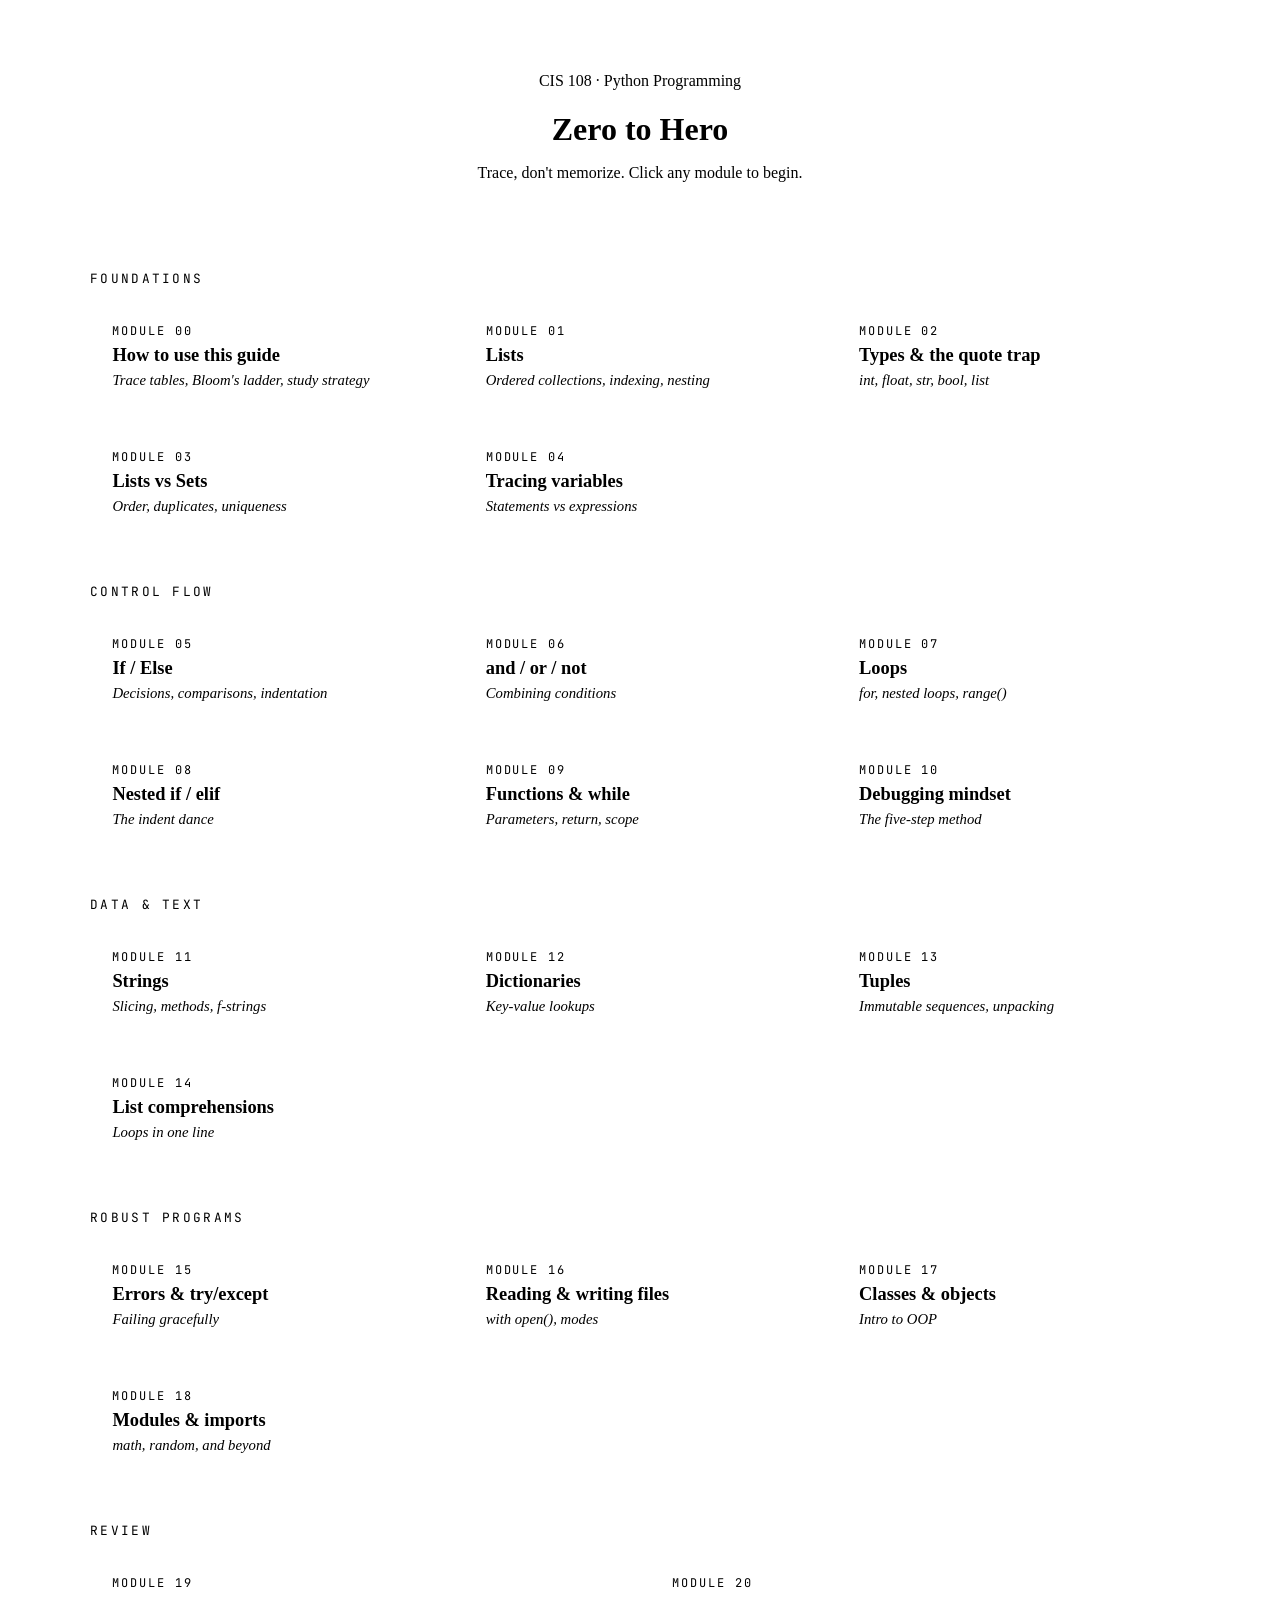
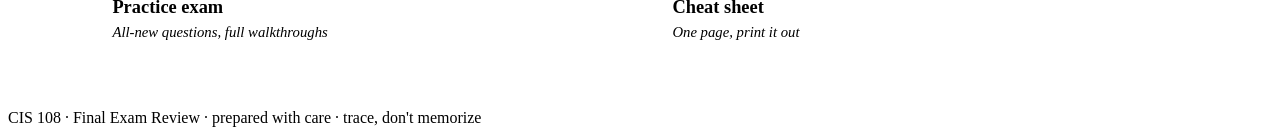
<file: index.html>
<!DOCTYPE html>
<html lang="en">
<head>
<meta charset="UTF-8">
<meta name="viewport" content="width=device-width, initial-scale=1.0">
<title>CIS 108 — Python Course Hub</title>
<link rel="preconnect" href="https://fonts.googleapis.com">
<link rel="preconnect" href="https://fonts.gstatic.com" crossorigin>
<link href="https://fonts.googleapis.com/css2?family=Fraunces:opsz,wght@9..144,400;9..144,500;9..144,600;9..144,700&family=Crimson+Pro:wght@400;500;600;700&family=JetBrains+Mono:wght@400;500;600&display=swap" rel="stylesheet">
<link rel="stylesheet" href="style.css">
</head>
<body>

<header class="contents-hero">
  <p class="eyebrow">CIS 108 · Python Programming</p>
  <h1>Zero to Hero</h1>
  <p class="subtitle">Trace, don't memorize. Click any module to begin.</p>
</header>

<p class="section-label">Foundations</p>
<div class="module-grid">
  <a class="module-card" href="module-00-welcome.html"><span class="m-num">Module 00</span><h3>How to use this guide</h3><p>Trace tables, Bloom's ladder, study strategy</p></a>
  <a class="module-card" href="module-01-lists.html"><span class="m-num">Module 01</span><h3>Lists</h3><p>Ordered collections, indexing, nesting</p></a>
  <a class="module-card" href="module-02-types.html"><span class="m-num">Module 02</span><h3>Types &amp; the quote trap</h3><p>int, float, str, bool, list</p></a>
  <a class="module-card" href="module-03-sets.html"><span class="m-num">Module 03</span><h3>Lists vs Sets</h3><p>Order, duplicates, uniqueness</p></a>
  <a class="module-card" href="module-04-tracing.html"><span class="m-num">Module 04</span><h3>Tracing variables</h3><p>Statements vs expressions</p></a>
</div>

<p class="section-label">Control Flow</p>
<div class="module-grid">
  <a class="module-card" href="module-05-ifelse.html"><span class="m-num">Module 05</span><h3>If / Else</h3><p>Decisions, comparisons, indentation</p></a>
  <a class="module-card" href="module-06-booleans.html"><span class="m-num">Module 06</span><h3>and / or / not</h3><p>Combining conditions</p></a>
  <a class="module-card" href="module-07-loops.html"><span class="m-num">Module 07</span><h3>Loops</h3><p>for, nested loops, range()</p></a>
  <a class="module-card" href="module-08-nestedif.html"><span class="m-num">Module 08</span><h3>Nested if / elif</h3><p>The indent dance</p></a>
  <a class="module-card" href="module-09-functions.html"><span class="m-num">Module 09</span><h3>Functions &amp; while</h3><p>Parameters, return, scope</p></a>
  <a class="module-card" href="module-10-debugging.html"><span class="m-num">Module 10</span><h3>Debugging mindset</h3><p>The five-step method</p></a>
</div>

<p class="section-label">Data & Text</p>
<div class="module-grid">
  <a class="module-card" href="module-11-strings.html"><span class="m-num">Module 11</span><h3>Strings</h3><p>Slicing, methods, f-strings</p></a>
  <a class="module-card" href="module-12-dicts.html"><span class="m-num">Module 12</span><h3>Dictionaries</h3><p>Key-value lookups</p></a>
  <a class="module-card" href="module-13-tuples.html"><span class="m-num">Module 13</span><h3>Tuples</h3><p>Immutable sequences, unpacking</p></a>
  <a class="module-card" href="module-14-comprehensions.html"><span class="m-num">Module 14</span><h3>List comprehensions</h3><p>Loops in one line</p></a>
</div>

<p class="section-label">Robust Programs</p>
<div class="module-grid">
  <a class="module-card" href="module-15-errors.html"><span class="m-num">Module 15</span><h3>Errors &amp; try/except</h3><p>Failing gracefully</p></a>
  <a class="module-card" href="module-16-files.html"><span class="m-num">Module 16</span><h3>Reading &amp; writing files</h3><p>with open(), modes</p></a>
  <a class="module-card" href="module-17-classes.html"><span class="m-num">Module 17</span><h3>Classes &amp; objects</h3><p>Intro to OOP</p></a>
  <a class="module-card" href="module-18-modules.html"><span class="m-num">Module 18</span><h3>Modules &amp; imports</h3><p>math, random, and beyond</p></a>
</div>

<p class="section-label">Review</p>
<div class="module-grid">
  <a class="module-card" href="practice-exam.html"><span class="m-num">Module 19</span><h3>Practice exam</h3><p>All-new questions, full walkthroughs</p></a>
  <a class="module-card" href="cheat-sheet.html"><span class="m-num">Module 20</span><h3>Cheat sheet</h3><p>One page, print it out</p></a>
</div>

<footer>
  CIS 108 · Final Exam Review · prepared with care · trace, don't memorize
</footer>

</body>
</html>
</file>
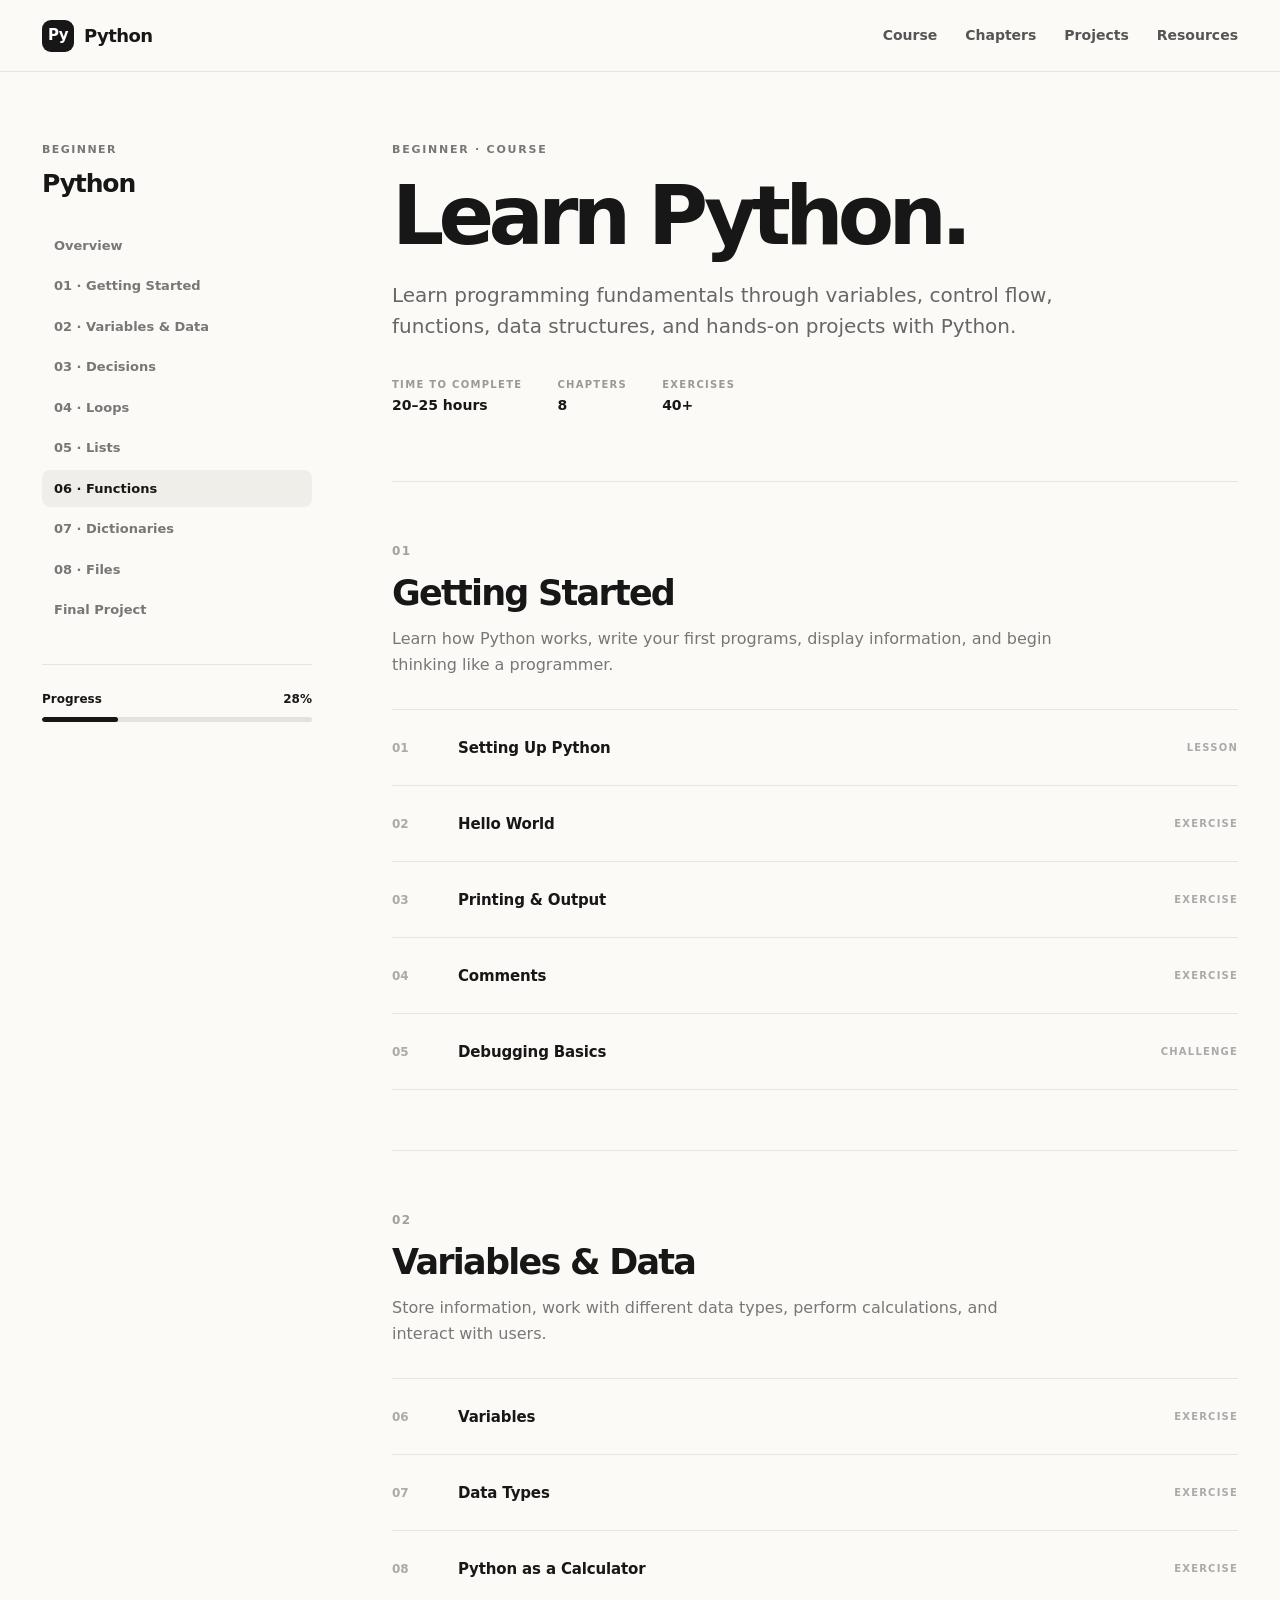
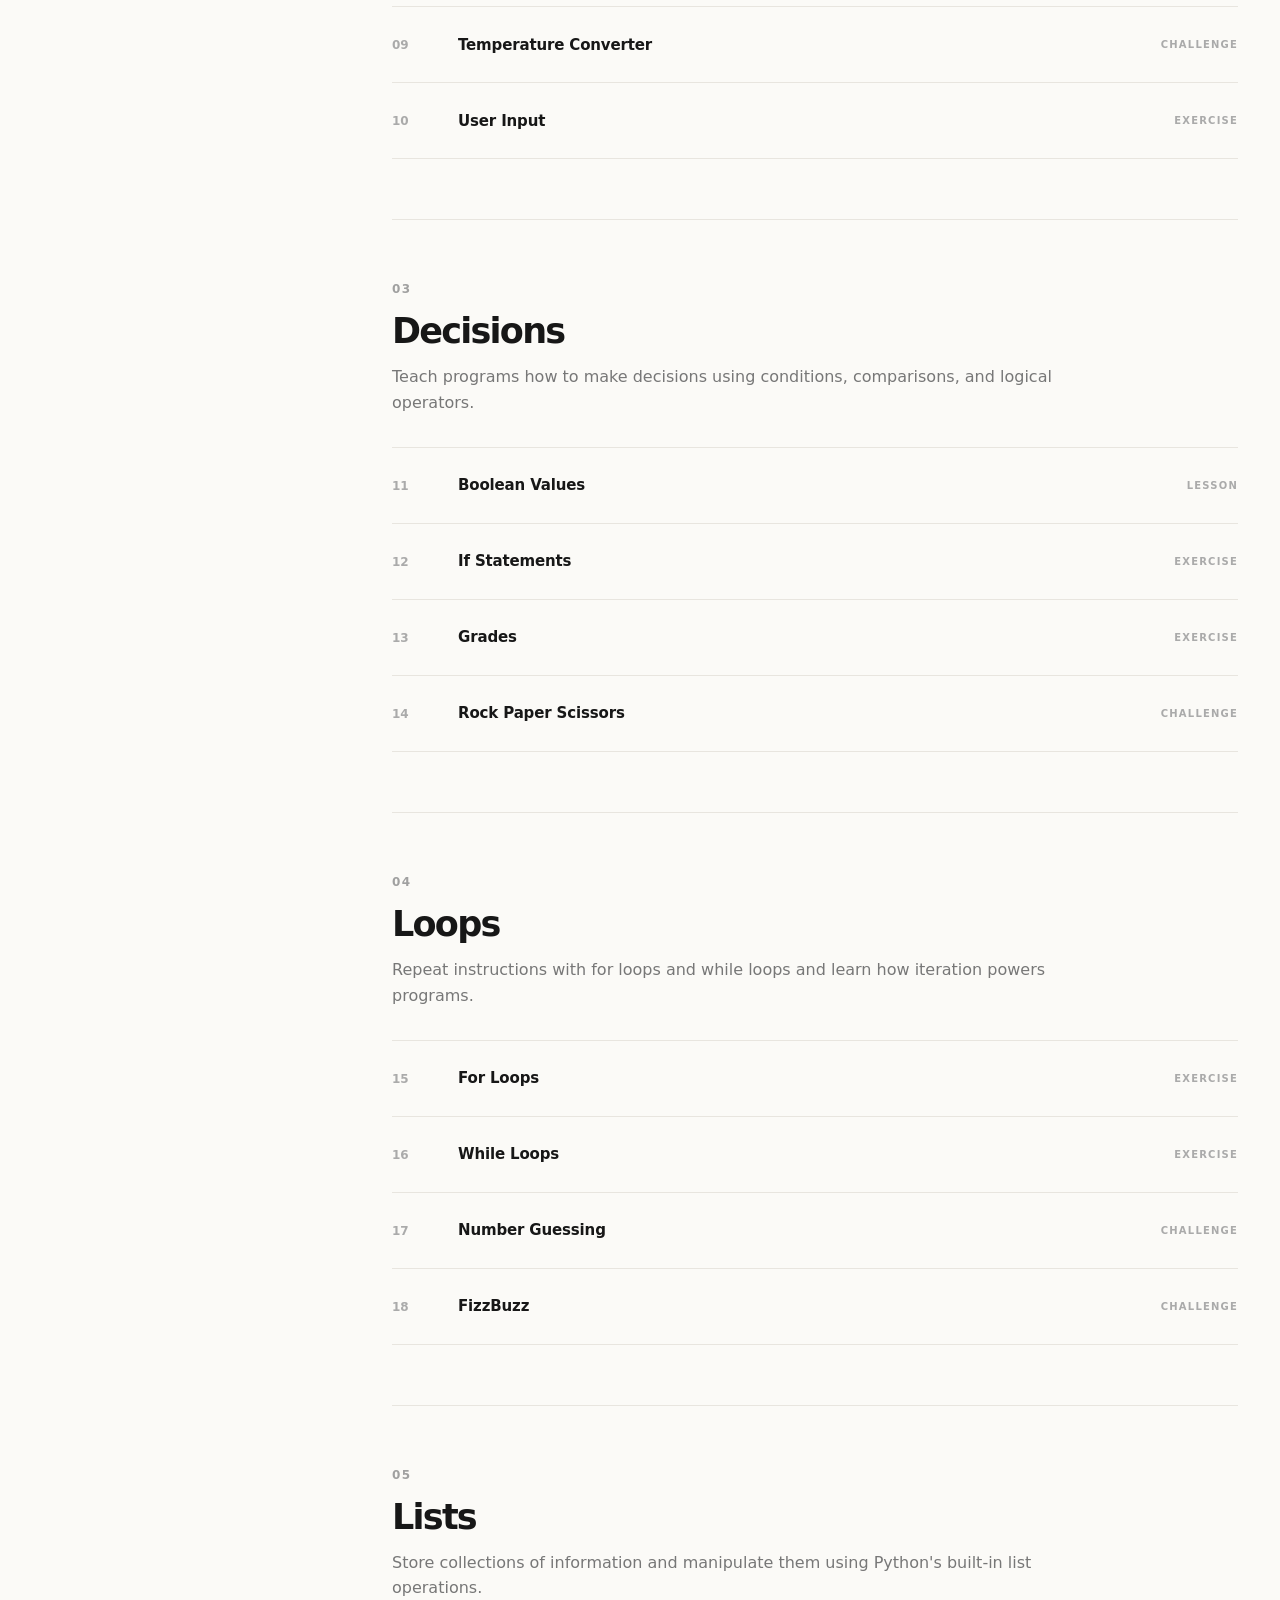
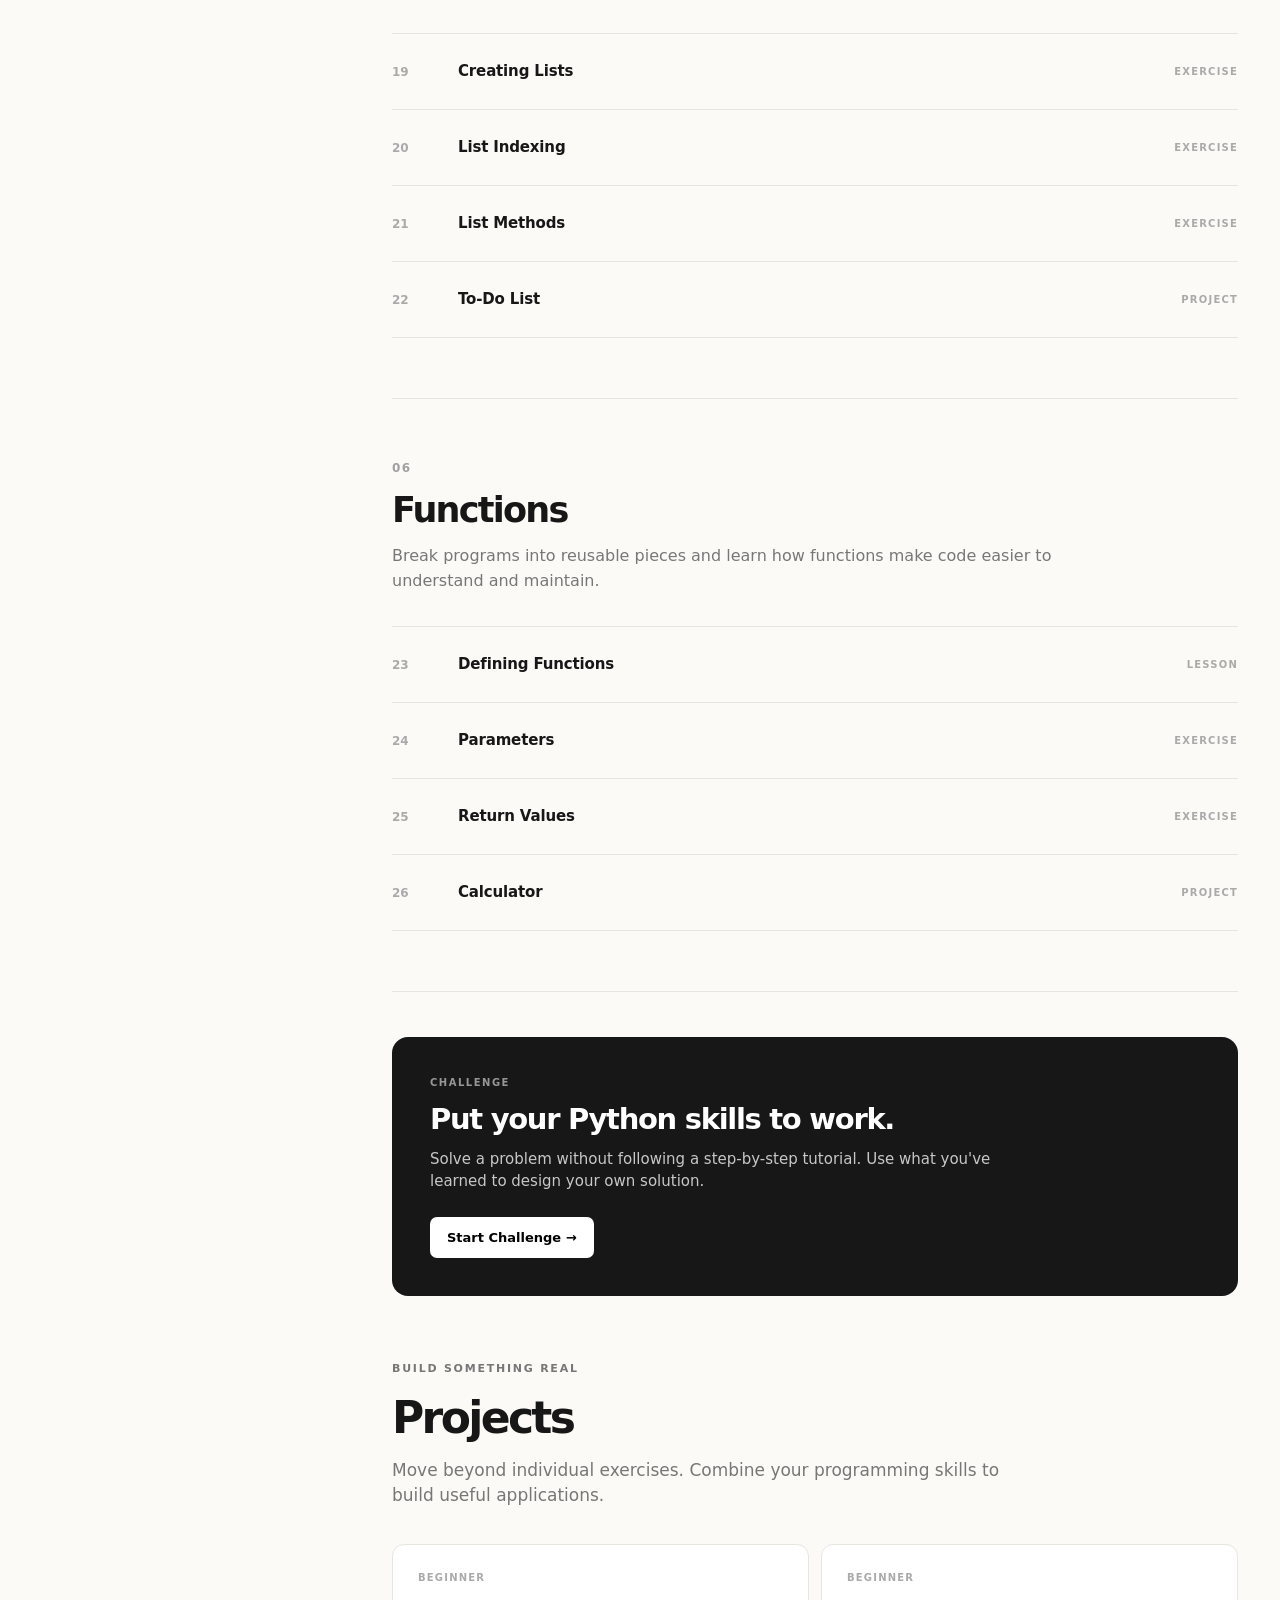
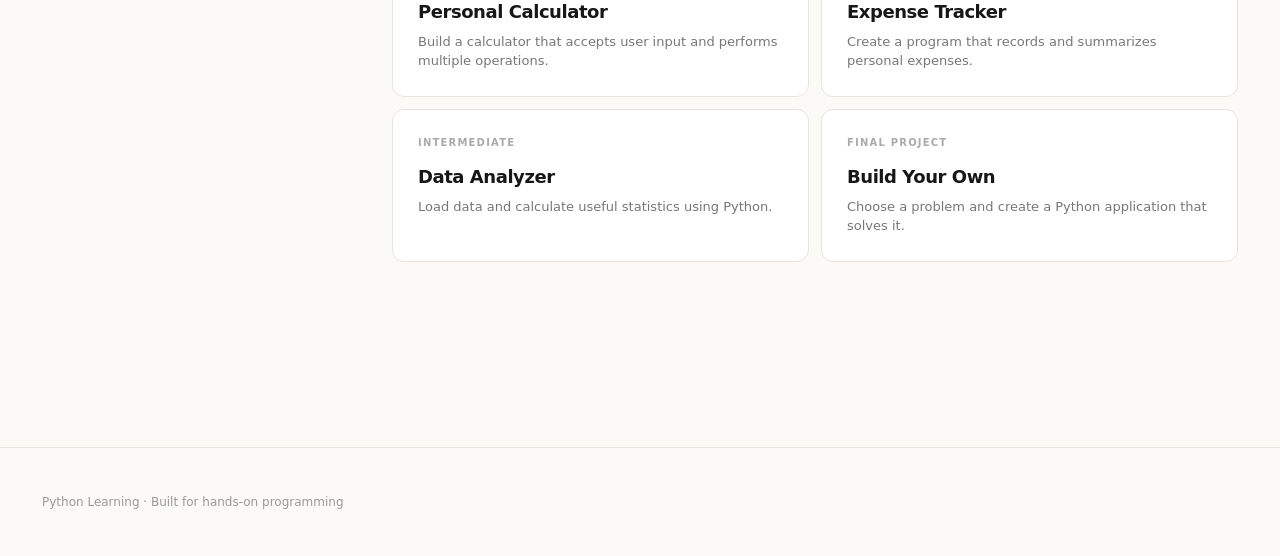
<file: test.html>
<!DOCTYPE html>
<html lang="en">
<head>
  <meta charset="UTF-8" />
  <meta name="viewport" content="width=device-width, initial-scale=1.0" />

  <title>Python — Learn to Code</title>

  <style>
    :root {
      --bg: #fbfaf7;
      --surface: #ffffff;
      --text: #171717;
      --muted: #777;
      --light-muted: #a0a0a0;
      --border: #e8e5df;
      --accent: #171717;
      --accent-soft: #f0eee9;
      --green: #287a55;
      --yellow: #f4c95d;
      --sidebar-width: 270px;
    }

    * {
      box-sizing: border-box;
    }

    html {
      scroll-behavior: smooth;
    }

    body {
      margin: 0;
      font-family:
        Inter,
        ui-sans-serif,
        system-ui,
        -apple-system,
        BlinkMacSystemFont,
        "Segoe UI",
        sans-serif;
      background: var(--bg);
      color: var(--text);
      line-height: 1.5;
    }

    /* =========================
       TOP NAV
    ========================= */

    .topbar {
      height: 72px;
      border-bottom: 1px solid var(--border);
      background: rgba(251, 250, 247, 0.94);
      backdrop-filter: blur(12px);

      display: flex;
      align-items: center;
      justify-content: space-between;

      padding: 0 42px;

      position: sticky;
      top: 0;
      z-index: 100;
    }

    .brand {
      display: flex;
      align-items: center;
      gap: 10px;

      font-size: 18px;
      font-weight: 800;
      letter-spacing: -0.03em;
    }

    .brand-mark {
      width: 32px;
      height: 32px;
      border-radius: 9px;
      background: var(--text);
      color: white;

      display: flex;
      align-items: center;
      justify-content: center;

      font-size: 15px;
      font-weight: 800;
    }

    .nav {
      display: flex;
      gap: 28px;
    }

    .nav a {
      color: #555;
      text-decoration: none;
      font-size: 14px;
      font-weight: 600;
    }

    .nav a:hover {
      color: #000;
    }

    /* =========================
       PAGE
    ========================= */

    .layout {
      display: grid;
      grid-template-columns: var(--sidebar-width) minmax(0, 850px);
      gap: 80px;

      max-width: 1280px;
      margin: 0 auto;
      padding: 70px 42px 120px;
    }

    /* =========================
       SIDEBAR
    ========================= */

    .sidebar {
      position: sticky;
      top: 110px;
      align-self: start;
    }

    .sidebar-label {
      font-size: 11px;
      font-weight: 800;
      letter-spacing: 0.13em;
      color: var(--muted);
      margin-bottom: 12px;
    }

    .sidebar-title {
      font-size: 25px;
      font-weight: 800;
      letter-spacing: -0.045em;
      line-height: 1.05;
      margin-bottom: 30px;
    }

    .sidebar-nav {
      display: flex;
      flex-direction: column;
      gap: 3px;
    }

    .sidebar-nav a {
      text-decoration: none;
      color: #777;

      padding: 9px 12px;
      border-radius: 8px;

      font-size: 13px;
      font-weight: 600;
    }

    .sidebar-nav a:hover,
    .sidebar-nav a.active {
      background: var(--accent-soft);
      color: var(--text);
    }

    .progress-box {
      margin-top: 35px;
      padding-top: 25px;
      border-top: 1px solid var(--border);
    }

    .progress-header {
      display: flex;
      justify-content: space-between;

      font-size: 12px;
      font-weight: 700;

      margin-bottom: 9px;
    }

    .progress-bar {
      height: 5px;
      background: #e5e2dc;
      border-radius: 20px;
      overflow: hidden;
    }

    .progress-fill {
      width: 28%;
      height: 100%;
      background: var(--text);
      border-radius: inherit;
    }

    /* =========================
       HERO
    ========================= */

    .hero {
      padding-bottom: 65px;
      border-bottom: 1px solid var(--border);
    }

    .eyebrow {
      font-size: 11px;
      font-weight: 800;
      letter-spacing: 0.16em;
      text-transform: uppercase;
      color: var(--muted);

      margin: 0 0 18px;
    }

    .hero h1 {
      font-size: clamp(48px, 7vw, 82px);
      line-height: 0.95;
      letter-spacing: -0.07em;

      margin: 0 0 26px;

      max-width: 750px;
    }

    .hero-description {
      font-size: 20px;
      line-height: 1.55;
      color: #666;

      max-width: 680px;

      margin: 0;
    }

    .course-meta {
      display: flex;
      gap: 35px;
      margin-top: 35px;
    }

    .meta-item {
      display: flex;
      flex-direction: column;
      gap: 3px;
    }

    .meta-label {
      font-size: 10px;
      text-transform: uppercase;
      letter-spacing: 0.13em;
      font-weight: 800;
      color: #999;
    }

    .meta-value {
      font-size: 14px;
      font-weight: 700;
    }

    /* =========================
       SECTION
    ========================= */

    .section {
      padding: 60px 0;
      border-bottom: 1px solid var(--border);
    }

    .section-number {
      font-size: 12px;
      font-weight: 800;
      color: var(--light-muted);
      letter-spacing: 0.12em;
      margin-bottom: 15px;
    }

    .section h2 {
      font-size: 35px;
      line-height: 1.05;
      letter-spacing: -0.05em;

      margin: 0 0 14px;
    }

    .section-description {
      color: #777;
      font-size: 16px;
      line-height: 1.6;

      max-width: 670px;

      margin: 0 0 32px;
    }

    /* =========================
       EXERCISES
    ========================= */

    .exercise-list {
      border-top: 1px solid var(--border);
    }

    .exercise {
      display: grid;
      grid-template-columns: 48px 1fr auto;
      align-items: center;

      gap: 18px;

      min-height: 76px;

      border-bottom: 1px solid var(--border);

      text-decoration: none;
      color: var(--text);

      transition:
        background 0.2s ease,
        padding 0.2s ease;
    }

    .exercise:hover {
      background: #f4f2ed;
      padding-left: 10px;
      padding-right: 10px;
    }

    .exercise-number {
      font-size: 12px;
      font-weight: 800;
      color: #aaa;
    }

    .exercise-name {
      font-size: 15px;
      font-weight: 750;
      letter-spacing: -0.01em;
    }

    .exercise-type {
      font-size: 10px;
      font-weight: 800;
      letter-spacing: 0.12em;
      text-transform: uppercase;
      color: #aaa;
    }

    /* =========================
       SPECIAL CARDS
    ========================= */

    .challenge {
      margin-top: 45px;

      background: var(--accent);
      color: white;

      padding: 38px;

      border-radius: 16px;
    }

    .challenge-label {
      font-size: 10px;
      font-weight: 800;
      letter-spacing: 0.15em;
      text-transform: uppercase;

      opacity: 0.55;

      margin-bottom: 14px;
    }

    .challenge h3 {
      font-size: 29px;
      line-height: 1.1;
      letter-spacing: -0.045em;

      margin: 0 0 12px;
    }

    .challenge p {
      color: #c7c7c7;
      font-size: 15px;

      max-width: 580px;

      margin: 0;
    }

    .challenge-button {
      display: inline-block;

      margin-top: 24px;

      background: white;
      color: black;

      padding: 11px 17px;

      border-radius: 7px;

      text-decoration: none;

      font-size: 13px;
      font-weight: 800;
    }

    /* =========================
       PROJECT
    ========================= */

    .project {
      padding: 65px 0;
    }

    .project h2 {
      font-size: 44px;
      letter-spacing: -0.06em;
      line-height: 1;

      margin: 0 0 18px;
    }

    .project-description {
      color: #777;
      font-size: 17px;
      max-width: 650px;
      margin-bottom: 35px;
    }

    .project-grid {
      display: grid;
      grid-template-columns: repeat(2, 1fr);
      gap: 12px;
    }

    .project-card {
      background: white;
      border: 1px solid var(--border);
      border-radius: 12px;

      padding: 25px;

      min-height: 150px;

      transition: transform 0.2s ease;
    }

    .project-card:hover {
      transform: translateY(-3px);
    }

    .project-card-label {
      font-size: 10px;
      font-weight: 800;
      letter-spacing: 0.12em;
      text-transform: uppercase;
      color: #aaa;

      margin-bottom: 13px;
    }

    .project-card h3 {
      font-size: 18px;
      letter-spacing: -0.025em;
      margin: 0 0 7px;
    }

    .project-card p {
      color: #777;
      font-size: 13px;
      margin: 0;
    }

    /* =========================
       FOOTER
    ========================= */

    footer {
      border-top: 1px solid var(--border);
      padding: 45px 42px;

      max-width: 1280px;
      margin: auto;

      color: #999;
      font-size: 12px;
    }

    /* =========================
       MOBILE
    ========================= */

    @media (max-width: 900px) {

      .topbar {
        padding: 0 20px;
      }

      .nav {
        display: none;
      }

      .layout {
        display: block;
        padding: 45px 22px 80px;
      }

      .sidebar {
        position: static;
        margin-bottom: 50px;
      }

      .sidebar-nav {
        display: none;
      }

      .progress-box {
        margin-top: 20px;
      }

      .hero h1 {
        font-size: 55px;
      }

      .course-meta {
        flex-wrap: wrap;
        gap: 20px;
      }

      .section h2 {
        font-size: 30px;
      }

      .exercise {
        grid-template-columns: 38px 1fr;
      }

      .exercise-type {
        display: none;
      }

      .project-grid {
        grid-template-columns: 1fr;
      }
    }
  </style>
</head>

<body>

  <!-- =========================
       NAVIGATION
  ========================= -->

  <header class="topbar">

    <div class="brand">
      <div class="brand-mark">Py</div>
      Python
    </div>

    <nav class="nav">
      <a href="#course">Course</a>
      <a href="#chapters">Chapters</a>
      <a href="#projects">Projects</a>
      <a href="#resources">Resources</a>
    </nav>

  </header>


  <!-- =========================
       MAIN
  ========================= -->

  <main class="layout">

    <!-- SIDEBAR -->

    <aside class="sidebar">

      <div class="sidebar-label">
        BEGINNER
      </div>

      <div class="sidebar-title">
        Python
      </div>

      <nav class="sidebar-nav">

        <a class="active" href="#course">
          Overview
        </a>

        <a href="#chapter-1">
          01 · Getting Started
        </a>

        <a href="#chapter-2">
          02 · Variables & Data
        </a>

        <a href="#chapter-3">
          03 · Decisions
        </a>

        <a href="#chapter-4">
          04 · Loops
        </a>

        <a href="#chapter-5">
          05 · Lists
        </a>

        <a href="#chapter-6">
          06 · Functions
        </a>

        <a href="#chapter-7">
          07 · Dictionaries
        </a>

        <a href="#chapter-8">
          08 · Files
        </a>

        <a href="#projects">
          Final Project
        </a>

      </nav>


      <div class="progress-box">

        <div class="progress-header">
          <span>Progress</span>
          <span>28%</span>
        </div>

        <div class="progress-bar">
          <div class="progress-fill"></div>
        </div>

      </div>

    </aside>


    <!-- CONTENT -->

    <section>

      <!-- HERO -->

      <div class="hero" id="course">

        <p class="eyebrow">
          Beginner · Course
        </p>

        <h1>
          Learn Python.
        </h1>

        <p class="hero-description">
          Learn programming fundamentals through variables,
          control flow, functions, data structures, and
          hands-on projects with Python.
        </p>

        <div class="course-meta">

          <div class="meta-item">
            <span class="meta-label">
              Time to complete
            </span>

            <span class="meta-value">
              20–25 hours
            </span>
          </div>

          <div class="meta-item">
            <span class="meta-label">
              Chapters
            </span>

            <span class="meta-value">
              8
            </span>
          </div>

          <div class="meta-item">
            <span class="meta-label">
              Exercises
            </span>

            <span class="meta-value">
              40+
            </span>
          </div>

        </div>

      </div>


      <!-- CHAPTER 1 -->

      <section class="section" id="chapter-1">

        <div class="section-number">
          01
        </div>

        <h2>
          Getting Started
        </h2>

        <p class="section-description">
          Learn how Python works, write your first programs,
          display information, and begin thinking like a programmer.
        </p>

        <div class="exercise-list">

          <a class="exercise" href="#">
            <span class="exercise-number">01</span>
            <span class="exercise-name">Setting Up Python</span>
            <span class="exercise-type">Lesson</span>
          </a>

          <a class="exercise" href="#">
            <span class="exercise-number">02</span>
            <span class="exercise-name">Hello World</span>
            <span class="exercise-type">Exercise</span>
          </a>

          <a class="exercise" href="#">
            <span class="exercise-number">03</span>
            <span class="exercise-name">Printing & Output</span>
            <span class="exercise-type">Exercise</span>
          </a>

          <a class="exercise" href="#">
            <span class="exercise-number">04</span>
            <span class="exercise-name">Comments</span>
            <span class="exercise-type">Exercise</span>
          </a>

          <a class="exercise" href="#">
            <span class="exercise-number">05</span>
            <span class="exercise-name">Debugging Basics</span>
            <span class="exercise-type">Challenge</span>
          </a>

        </div>

      </section>


      <!-- CHAPTER 2 -->

      <section class="section" id="chapter-2">

        <div class="section-number">
          02
        </div>

        <h2>
          Variables & Data
        </h2>

        <p class="section-description">
          Store information, work with different data types,
          perform calculations, and interact with users.
        </p>

        <div class="exercise-list">

          <a class="exercise" href="#">
            <span class="exercise-number">06</span>
            <span class="exercise-name">Variables</span>
            <span class="exercise-type">Exercise</span>
          </a>

          <a class="exercise" href="#">
            <span class="exercise-number">07</span>
            <span class="exercise-name">Data Types</span>
            <span class="exercise-type">Exercise</span>
          </a>

          <a class="exercise" href="#">
            <span class="exercise-number">08</span>
            <span class="exercise-name">Python as a Calculator</span>
            <span class="exercise-type">Exercise</span>
          </a>

          <a class="exercise" href="#">
            <span class="exercise-number">09</span>
            <span class="exercise-name">Temperature Converter</span>
            <span class="exercise-type">Challenge</span>
          </a>

          <a class="exercise" href="#">
            <span class="exercise-number">10</span>
            <span class="exercise-name">User Input</span>
            <span class="exercise-type">Exercise</span>
          </a>

        </div>

      </section>


      <!-- CHAPTER 3 -->

      <section class="section" id="chapter-3">

        <div class="section-number">
          03
        </div>

        <h2>
          Decisions
        </h2>

        <p class="section-description">
          Teach programs how to make decisions using
          conditions, comparisons, and logical operators.
        </p>

        <div class="exercise-list">

          <a class="exercise" href="#">
            <span class="exercise-number">11</span>
            <span class="exercise-name">Boolean Values</span>
            <span class="exercise-type">Lesson</span>
          </a>

          <a class="exercise" href="#">
            <span class="exercise-number">12</span>
            <span class="exercise-name">If Statements</span>
            <span class="exercise-type">Exercise</span>
          </a>

          <a class="exercise" href="#">
            <span class="exercise-number">13</span>
            <span class="exercise-name">Grades</span>
            <span class="exercise-type">Exercise</span>
          </a>

          <a class="exercise" href="#">
            <span class="exercise-number">14</span>
            <span class="exercise-name">Rock Paper Scissors</span>
            <span class="exercise-type">Challenge</span>
          </a>

        </div>

      </section>


      <!-- CHAPTER 4 -->

      <section class="section" id="chapter-4">

        <div class="section-number">
          04
        </div>

        <h2>
          Loops
        </h2>

        <p class="section-description">
          Repeat instructions with for loops and while loops
          and learn how iteration powers programs.
        </p>

        <div class="exercise-list">

          <a class="exercise" href="#">
            <span class="exercise-number">15</span>
            <span class="exercise-name">For Loops</span>
            <span class="exercise-type">Exercise</span>
          </a>

          <a class="exercise" href="#">
            <span class="exercise-number">16</span>
            <span class="exercise-name">While Loops</span>
            <span class="exercise-type">Exercise</span>
          </a>

          <a class="exercise" href="#">
            <span class="exercise-number">17</span>
            <span class="exercise-name">Number Guessing</span>
            <span class="exercise-type">Challenge</span>
          </a>

          <a class="exercise" href="#">
            <span class="exercise-number">18</span>
            <span class="exercise-name">FizzBuzz</span>
            <span class="exercise-type">Challenge</span>
          </a>

        </div>

      </section>


      <!-- CHAPTER 5 -->

      <section class="section" id="chapter-5">

        <div class="section-number">
          05
        </div>

        <h2>
          Lists
        </h2>

        <p class="section-description">
          Store collections of information and manipulate
          them using Python's built-in list operations.
        </p>

        <div class="exercise-list">

          <a class="exercise" href="#">
            <span class="exercise-number">19</span>
            <span class="exercise-name">Creating Lists</span>
            <span class="exercise-type">Exercise</span>
          </a>

          <a class="exercise" href="#">
            <span class="exercise-number">20</span>
            <span class="exercise-name">List Indexing</span>
            <span class="exercise-type">Exercise</span>
          </a>

          <a class="exercise" href="#">
            <span class="exercise-number">21</span>
            <span class="exercise-name">List Methods</span>
            <span class="exercise-type">Exercise</span>
          </a>

          <a class="exercise" href="#">
            <span class="exercise-number">22</span>
            <span class="exercise-name">To-Do List</span>
            <span class="exercise-type">Project</span>
          </a>

        </div>

      </section>


      <!-- CHAPTER 6 -->

      <section class="section" id="chapter-6">

        <div class="section-number">
          06
        </div>

        <h2>
          Functions
        </h2>

        <p class="section-description">
          Break programs into reusable pieces and learn
          how functions make code easier to understand and maintain.
        </p>

        <div class="exercise-list">

          <a class="exercise" href="#">
            <span class="exercise-number">23</span>
            <span class="exercise-name">Defining Functions</span>
            <span class="exercise-type">Lesson</span>
          </a>

          <a class="exercise" href="#">
            <span class="exercise-number">24</span>
            <span class="exercise-name">Parameters</span>
            <span class="exercise-type">Exercise</span>
          </a>

          <a class="exercise" href="#">
            <span class="exercise-number">25</span>
            <span class="exercise-name">Return Values</span>
            <span class="exercise-type">Exercise</span>
          </a>

          <a class="exercise" href="#">
            <span class="exercise-number">26</span>
            <span class="exercise-name">Calculator</span>
            <span class="exercise-type">Project</span>
          </a>

        </div>

      </section>


      <!-- CHALLENGE -->

      <div class="challenge">

        <div class="challenge-label">
          Challenge
        </div>

        <h3>
          Put your Python skills to work.
        </h3>

        <p>
          Solve a problem without following a step-by-step
          tutorial. Use what you've learned to design your
          own solution.
        </p>

        <a href="#" class="challenge-button">
          Start Challenge →
        </a>

      </div>


      <!-- PROJECTS -->

      <section class="project" id="projects">

        <p class="eyebrow">
          Build something real
        </p>

        <h2>
          Projects
        </h2>

        <p class="project-description">
          Move beyond individual exercises. Combine your
          programming skills to build useful applications.
        </p>

        <div class="project-grid">

          <div class="project-card">

            <div class="project-card-label">
              Beginner
            </div>

            <h3>
              Personal Calculator
            </h3>

            <p>
              Build a calculator that accepts user input
              and performs multiple operations.
            </p>

          </div>


          <div class="project-card">

            <div class="project-card-label">
              Beginner
            </div>

            <h3>
              Expense Tracker
            </h3>

            <p>
              Create a program that records and summarizes
              personal expenses.
            </p>

          </div>


          <div class="project-card">

            <div class="project-card-label">
              Intermediate
            </div>

            <h3>
              Data Analyzer
            </h3>

            <p>
              Load data and calculate useful statistics
              using Python.
            </p>

          </div>


          <div class="project-card">

            <div class="project-card-label">
              Final Project
            </div>

            <h3>
              Build Your Own
            </h3>

            <p>
              Choose a problem and create a Python
              application that solves it.
            </p>

          </div>

        </div>

      </section>

    </section>

  </main>


  <footer id="resources">
    Python Learning · Built for hands-on programming
  </footer>


  <script>

    /*
      Highlight the chapter currently visible
      in the viewport.
    */

    const sections = document.querySelectorAll(".section");
    const navLinks = document.querySelectorAll(".sidebar-nav a");

    const observer = new IntersectionObserver(
      (entries) => {

        entries.forEach((entry) => {

          if (entry.isIntersecting) {

            navLinks.forEach((link) => {
              link.classList.remove("active");
            });

            const activeLink =
              document.querySelector(
                `.sidebar-nav a[href="#${entry.target.id}"]`
              );

            if (activeLink) {
              activeLink.classList.add("active");
            }

          }

        });

      },
      {
        rootMargin: "-20% 0px -70% 0px"
      }
    );

    sections.forEach((section) => {
      observer.observe(section);
    });

  </script>

</body>
</html>
</file>
<file: style.css>
/* === Add to the bottom of your existing style.css === */

/* Contents page grid */
.contents-hero {
  text-align: center;
  padding: 3rem 1rem 2rem;
  border-bottom: 2px double var(--rule);
  margin-bottom: 2.5rem;
}
.contents-hero h1 { margin-bottom: 0.5rem; }

.module-grid {
  display: grid;
  grid-template-columns: repeat(auto-fit, minmax(280px, 1fr));
  gap: 1.25rem;
  max-width: 1100px;
  margin: 0 auto 3rem;
  padding: 0 1rem;
}
.module-card {
  display: block;
  background: var(--paper-soft);
  border: 1px solid var(--rule-soft);
  border-left: 4px solid var(--teal);
  border-radius: 6px;
  padding: 1.25rem 1.4rem;
  text-decoration: none;
  color: var(--ink);
  transition: transform 0.15s, box-shadow 0.15s, border-color 0.15s;
}
.module-card:hover {
  transform: translateY(-2px);
  box-shadow: 0 4px 14px rgba(31,26,18,0.08);
  border-left-color: var(--brick);
}
.module-card .m-num {
  font-family: 'JetBrains Mono', monospace;
  font-size: 0.75rem;
  letter-spacing: 0.16em;
  color: var(--brick);
  text-transform: uppercase;
  display: block;
  margin-bottom: 0.35rem;
}
.module-card h3 {
  margin: 0 0 0.4rem 0;
  font-size: 1.15rem;
}
.module-card p {
  margin: 0;
  font-size: 0.92rem;
  color: var(--ink-soft);
  font-style: italic;
}
.section-label {
  max-width: 1100px;
  margin: 2.5rem auto 1rem;
  padding: 0 1rem;
  font-family: 'JetBrains Mono', monospace;
  font-size: 0.8rem;
  letter-spacing: 0.18em;
  text-transform: uppercase;
  color: var(--ink-faint);
}

/* Module page navigation bar (top + bottom) */
.page-nav {
  display: flex;
  justify-content: space-between;
  align-items: center;
  max-width: 900px;
  margin: 0 auto 1.5rem;
  padding: 0.75rem 0;
  border-bottom: 1px solid var(--rule-soft);
  font-family: 'JetBrains Mono', monospace;
  font-size: 0.85rem;
}
.page-nav a {
  color: var(--teal);
  text-decoration: none;
}
.page-nav a:hover { color: var(--brick); }
.page-nav .home-link { color: var(--brick); font-weight: 600; }

.module-pager {
  display: flex;
  justify-content: space-between;
  max-width: 900px;
  margin: 3rem auto 0;
  padding-top: 1.5rem;
  border-top: 2px double var(--rule);
}
.module-pager a {
  font-family: 'Fraunces', Georgia, serif;
  font-weight: 600;
  color: var(--ink);
  text-decoration: none;
  padding: 0.6rem 1rem;
  border: 1px solid var(--rule);
  border-radius: 4px;
  background: var(--paper-soft);
  transition: border-color 0.15s;
}
.module-pager a:hover { border-color: var(--brick); color: var(--brick); }
.module-pager .prev::before { content: "← "; }
.module-pager .next::after { content: " →"; }

/* Single-column layout for module pages (no sidebar TOC needed) */
.module-page main {
  max-width: 900px;
  margin: 0 auto;
  padding: 2rem 1.5rem;
}
</file>
